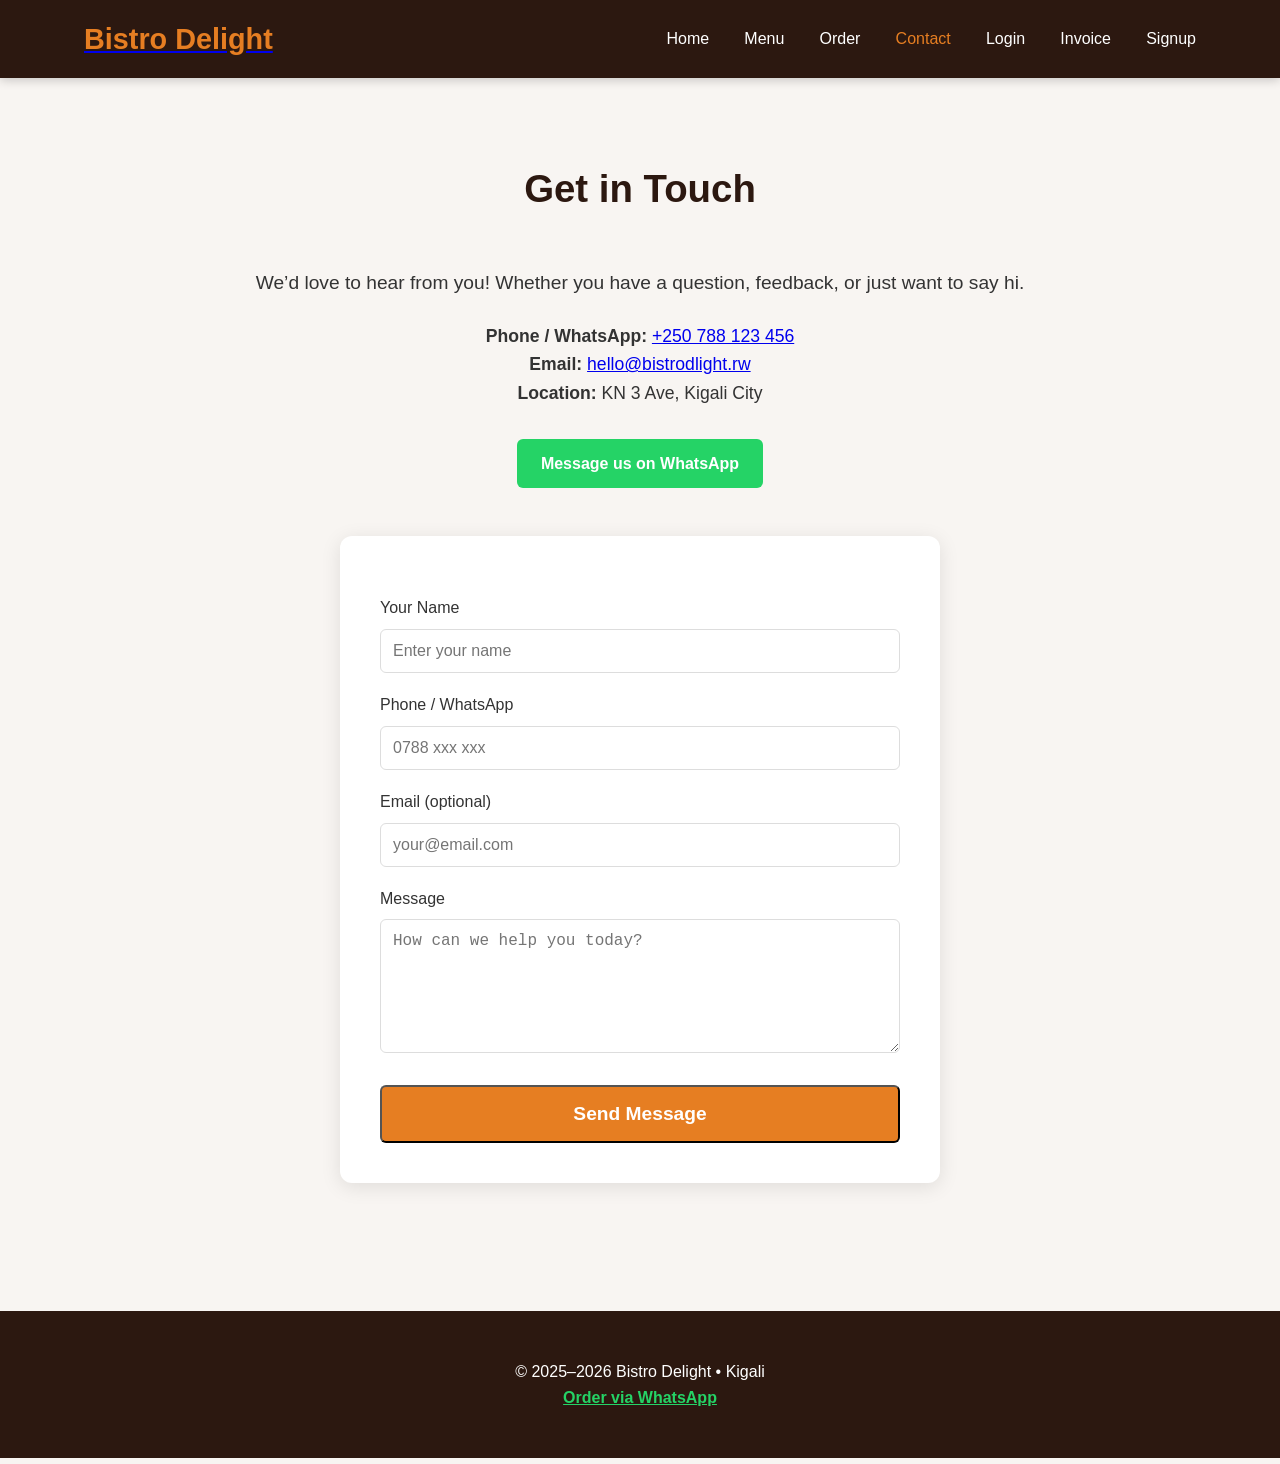
<file: contact.html>
<!DOCTYPE html>
<html lang="en">
<head>
  <meta charset="UTF-8" />
  <meta name="viewport" content="width=device-width, initial-scale=1.0"/>
  <title>Bistro Delight • Contact Us</title>
  <link rel="stylesheet" href="style.css"/>
</head>
<body>

  <header>
  <nav class="container">
   <a href="index.html"><div class="logo">Bistro Delight</div></a>    <ul class="nav-links">
      <li><a href="index.html">Home</a></li>
      <li><a href="menu.html">Menu</a></li>
      <li><a href="order.html">Order</a></li>
      <li><a href="contact.html" style=" color: #e67e22">Contact</a></li>
      <li><a href="login.html">Login</a></li>
      <li><a href="invoice.html">Invoice</a></li>
      <li><a href="signup.html">Signup</a></li>
    </ul>
  </nav>
</header>

<section>
  <div class="container">
    <h2>Get in Touch</h2>

    <div style="max-width: 800px; margin: 0 auto 3rem auto; text-align: center;">
      <p style="font-size: 1.2rem; margin-bottom: 1.5rem;">
        We’d love to hear from you! Whether you have a question, feedback, or just want to say hi.
      </p>

      <p style="margin: 1.5rem 0; font-size: 1.1rem;">
        <strong>Phone / WhatsApp:</strong> <a href="tel:+250788123456">+250 788 123 456</a><br>
        <strong>Email:</strong> <a href="mailto:hello@bistrodlight.rw">hello@bistrodlight.rw</a><br>
        <strong>Location:</strong> KN 3 Ave, Kigali City
      </p>

      <p style="margin-top: 2rem;">
        <a href="https://wa.me/250788123456?text=Hello%20Bistro%20Delight%20team!" target="_blank" class="btn" style="background:#25D366;">
          Message us on WhatsApp
        </a>
      </p>
    </div>

    <form style="max-width: 600px;">
      <label>Your Name</label>
      <input type="text" placeholder="Enter your name" required>

      <label>Phone / WhatsApp</label>
      <input type="number" placeholder="0788 xxx xxx" required>

      <label>Email (optional)</label>
      <input type="email" placeholder="your@email.com">

      <label>Message</label>
      <textarea rows="6" placeholder="How can we help you today?" required></textarea>

      <button type="submit" class="btn" style="width:100%; padding:16px; font-size:1.2rem; margin-top:1.5rem;">
        Send Message
      </button>
    </form>
  </div>
</section>

<footer>
  <p>© 2025–2026 Bistro Delight • Kigali</p>
  <p>
    <a href="https://wa.me/250788123456?text=Hello%20I%20want%20to%20order" target="_blank" style="color:#25D366; font-weight:bold;">
      Order via WhatsApp
    </a>
  </p>
</footer>

</body>
</html>
</file>
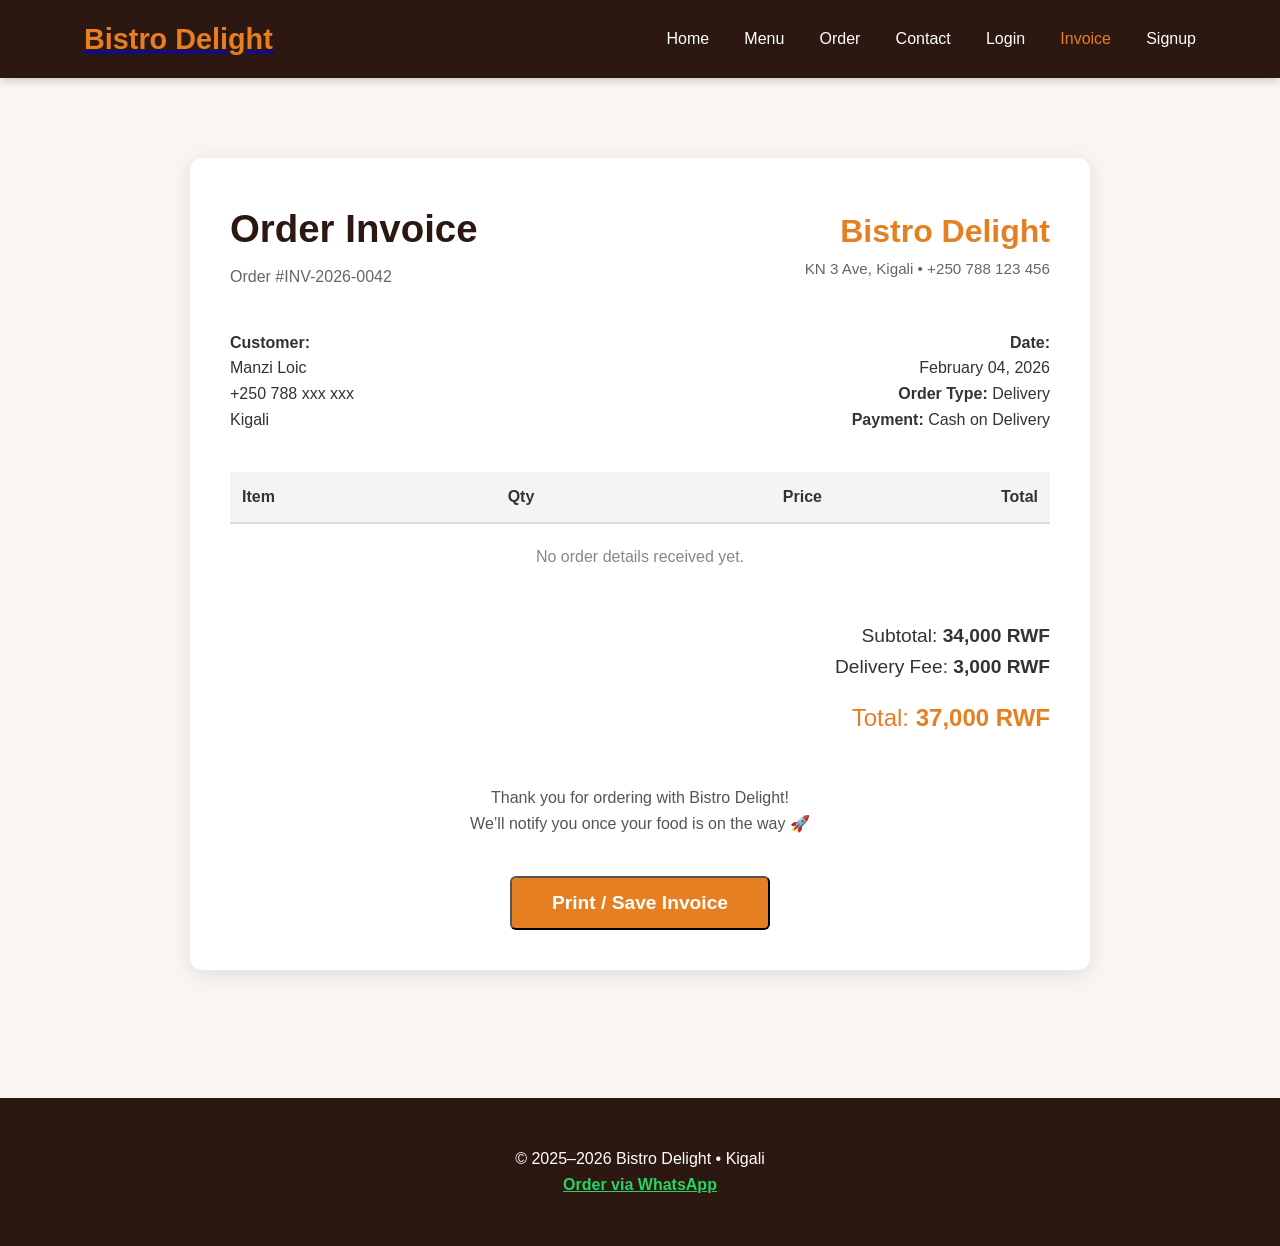
<file: invoice.html>
<!DOCTYPE html>
<html lang="en">
<head>
  <meta charset="UTF-8" />
  <meta name="viewport" content="width=device-width, initial-scale=1.0"/>
  <title>Bistro Delight • Order #INV-2026-0042</title>
  <link rel="stylesheet" href="style.css"/>
  <style>
    @media print {
      header, footer, .nav-links { display: none; }
      body { background: white; color: black; }
      .container { max-width: 900px; }
      .invoice-box { box-shadow: none; border: 1px solid #aaa; }
    }
  </style>
</head>
<body>
<header>
  <nav class="container">
    <a href="index.html"><div class="logo">Bistro Delight</div></a>
    <ul class="nav-links">
      <li><a href="index.html">Home</a></li>
      <li><a href="menu.html">Menu</a></li>
      <li><a href="order.html">Order</a></li>
      <li><a href="contact.html">Contact</a></li>
      <li><a href="login.html">Login</a></li>
      <li><a href="invoice.html" style=" color: #e67e22">Invoice</a></li>
      <li><a href="signup.html">Signup</a></li>
    </ul>
  </nav>
</header>

<section>
  <div class="container">
    <div class="invoice-box" style="background:white; padding:2.5rem; border-radius:12px; box-shadow:0 4px 20px rgba(0,0,0,0.1); max-width:900px; margin:0 auto;">

      <div style="display:flex; justify-content:space-between; align-items:center; margin-bottom:2.5rem;">
        <div>
          <h2 style="color:#2c1810; margin-bottom:0.3rem;">Order Invoice</h2>
          <p style="color:#666;">Order #INV-2026-0042</p>
        </div>
        <div style="text-align:right;">
          <div class="logo" style="font-size:2rem;">Bistro Delight</div>
          <p style="color:#666; font-size:0.95rem;">KN 3 Ave, Kigali • +250 788 123 456</p>
        </div>
      </div>

      <div style="display:flex; justify-content:space-between; margin-bottom:2.5rem;">
        <div>
          <strong>Customer:</strong><br>
          Manzi Loic<br>
          +250 788 xxx xxx<br>
          Kigali
        </div>
        <div style="text-align:right;">
          <strong>Date:</strong><br>
          February 04, 2026<br>
          <strong>Order Type:</strong> Delivery<br>
          <strong>Payment:</strong> Cash on Delivery
        </div>
      </div>

      <table style="width:100%; border-collapse:collapse; margin:2rem 0;">
        <thead>
          <tr style="background:#f4f4f4;">
            <th style="padding:12px; text-align:left; border-bottom:2px solid #ddd;">Item</th>
            <th style="padding:12px; text-align:center; border-bottom:2px solid #ddd;">Qty</th>
            <th style="padding:12px; text-align:right; border-bottom:2px solid #ddd;">Price</th>
            <th style="padding:12px; text-align:right; border-bottom:2px solid #ddd;">Total</th>
          </tr>
        </thead>
        <tbody>
          <tr>
            <td style="padding:12px; border-bottom:1px solid #eee;">Classic Cheeseburger</td>
            <td style="padding:12px; text-align:center; border-bottom:1px solid #eee;">2</td>
            <td style="padding:12px; text-align:right; border-bottom:1px solid #eee;">8,500 RWF</td>
            <td style="padding:12px; text-align:right; border-bottom:1px solid #eee;">17,000 RWF</td>
          </tr>
          <tr>
            <td style="padding:12px; border-bottom:1px solid #eee;">Crispy Chicken Wrap</td>
            <td style="padding:12px; text-align:center; border-bottom:1px solid #eee;">1</td>
            <td style="padding:12px; text-align:right; border-bottom:1px solid #eee;">9,000 RWF</td>
            <td style="padding:12px; text-align:right; border-bottom:1px solid #eee;">9,000 RWF</td>
          </tr>
          <tr>
            <td style="padding:12px; border-bottom:1px solid #eee;">Fresh Mango Juice</td>
            <td style="padding:12px; text-align:center; border-bottom:1px solid #eee;">2</td>
            <td style="padding:12px; text-align:right; border-bottom:1px solid #eee;">4,000 RWF</td>
            <td style="padding:12px; text-align:right; border-bottom:1px solid #eee;">8,000 RWF</td>
          </tr>
        </tbody>
      </table>

      <div style="text-align:right; font-size:1.2rem; margin:2rem 0;">
        <div>Subtotal: <strong>34,000 RWF</strong></div>
        <div>Delivery Fee: <strong>3,000 RWF</strong></div>
        <div style="font-size:1.5rem; margin-top:1rem; color:#e67e22;">
          Total: <strong>37,000 RWF</strong>
        </div>
      </div>

      <div style="margin-top:3rem; text-align:center; color:#555;">
        <p>Thank you for ordering with Bistro Delight!</p>
        <p>We’ll notify you once your food is on the way 🚀</p>
      </div>

      <div style="margin-top:2.5rem; text-align:center;">
        <button onclick="window.print()" class="btn" style="padding:14px 40px; font-size:1.2rem;">
          Print / Save Invoice
        </button>
      </div>

    </div>
  </div>
</section>

<footer>
  <p>© 2025–2026 Bistro Delight • Kigali</p>
  <p>
    <a href="https://wa.me/250788123456?text=Hello%20I%20want%20to%20order" target="_blank" style="color:#25D366; font-weight:bold;">
      Order via WhatsApp
    </a>
  </p>
</footer> 
<script>
// Read parameters from URL
const params = new URLSearchParams(window.location.search);

// Get values with fallback
const name    = params.get('name')    || '—';
const phone   = params.get('phone')   || '—';
const address = params.get('address') || '—';
const type    = params.get('type')    || 'Delivery';
const rawOrder = params.get('order')  || '';

// 1. Update customer block
const customerDiv = document.querySelector('.invoice-box > div:nth-child(3) > div:first-child');
if (customerDiv) {
  customerDiv.innerHTML = `
    <strong>Customer:</strong><br>
    ${name}<br>
    ${phone}<br>
    ${address || 'Not provided'}
  `;
}

// 2. Update date / type / payment block
const infoDiv = document.querySelector('.invoice-box > div:nth-child(3) > div:last-child');
if (infoDiv) {
  const today = new Date().toLocaleDateString('en-GB', {
    day: 'numeric', month: 'long', year: 'numeric'
  });
  infoDiv.innerHTML = `
    <strong>Date:</strong><br>
    ${today}<br>
    <strong>Order Type:</strong> ${type}<br>
    <strong>Payment:</strong> Cash on Delivery
  `;
}

// 3. Parse and show order items (basic version)
const tbody = document.querySelector('table tbody');
if (tbody) {
  if (!rawOrder.trim()) {
    tbody.innerHTML = '<tr><td colspan="4" style="padding:20px; text-align:center; color:#888;">No order details received yet.</td></tr>';
  } else {
    let html = '';
    const lines = rawOrder.split('\n').filter(line => line.trim());

    lines.forEach(line => {
      // Very simple parse: "2× Classic Burger" → qty=2, item=Classic Burger
      const match = line.match(/^(\d*)\s*×?\s*(.+)$/i);
      const qty = match && match[1] ? match[1].trim() || '1' : '1';
      const item = match && match[2] ? match[2].trim() : line.trim();

      html += `
        <tr>
          <td style="padding:12px; border-bottom:1px solid #eee;">${item}</td>
          <td style="text-align:center; padding:12px; border-bottom:1px solid #eee;">${qty}</td>
          <td style="text-align:right; padding:12px; border-bottom:1px solid #eee;">— RWF</td>
          <td style="text-align:right; padding:12px; border-bottom:1px solid #eee;">Calculated later</td>
        </tr>
      `;
    });

    tbody.innerHTML = html || '<tr><td colspan="4" style="padding:20px; text-align:center;">(order format not recognized)</td></tr>';
  }
}

// Debug helper: show what arrived (remove later if you want)
console.log('Received order params:', { name, phone, address, type, rawOrder });
</script>

</body>
</html>
</file>
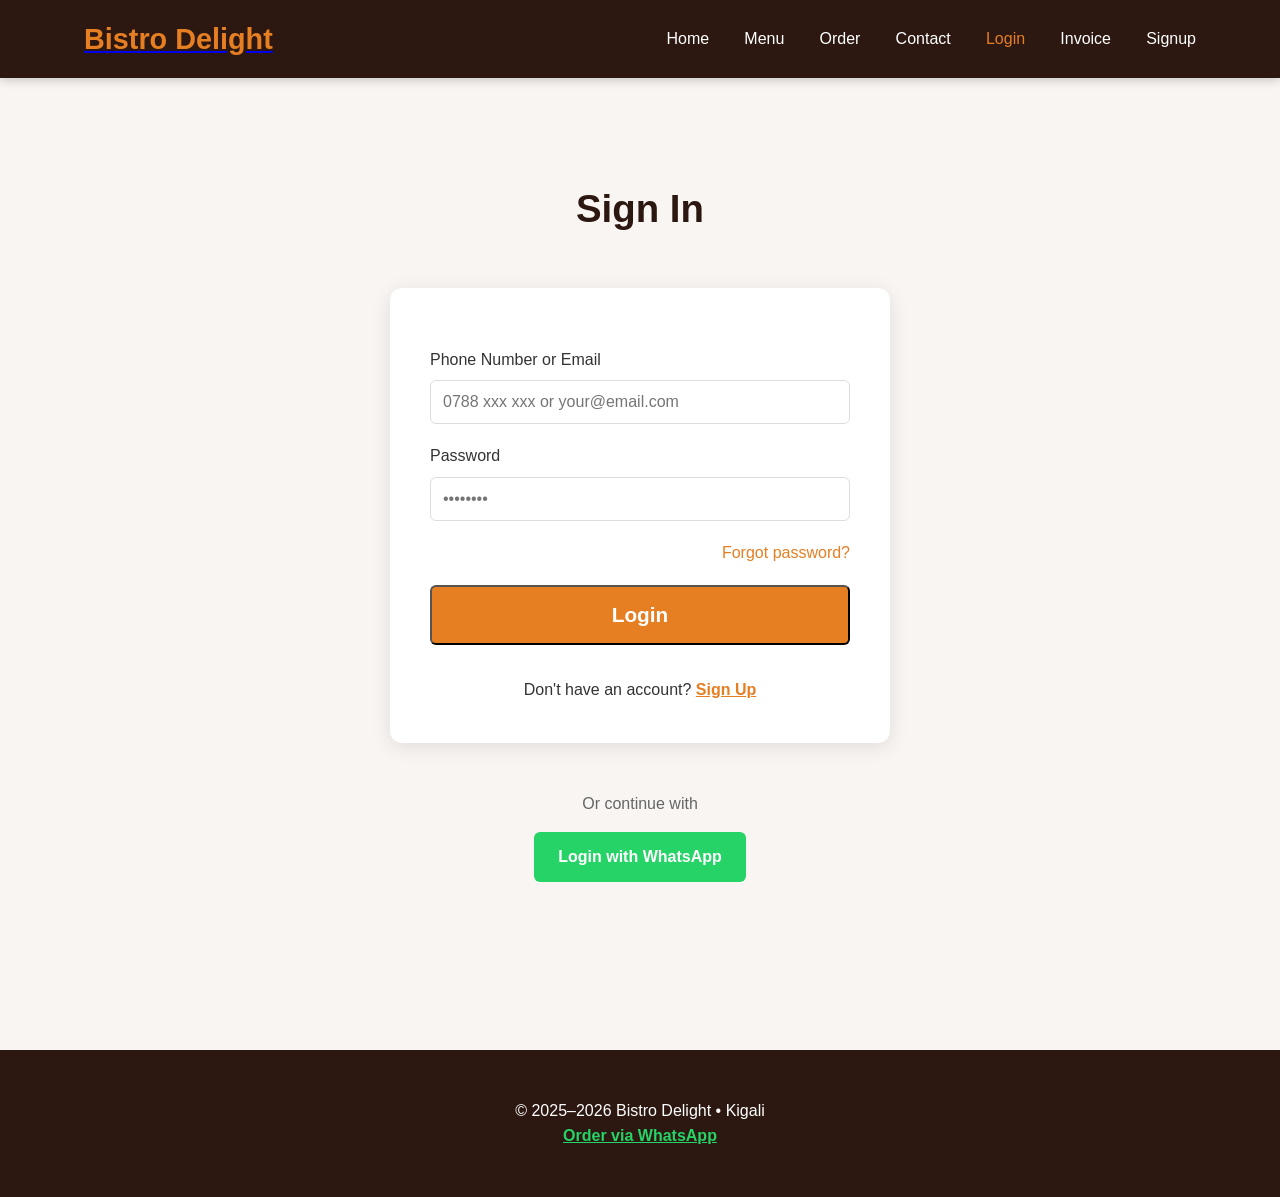
<file: login.html>
<!DOCTYPE html>
<html lang="en">
<head>
  <meta charset="UTF-8" />
  <meta name="viewport" content="width=device-width, initial-scale=1.0"/>
  <title>Bistro Delight • Login</title>
  <link rel="stylesheet" href="style.css"/>
</head>
<body>

 <header>
  <nav class="container">
   <a href="index.html"><div class="logo">Bistro Delight</div></a>    <ul class="nav-links">
      <li><a href="index.html">Home</a></li>
      <li><a href="menu.html">Menu</a></li>
      <li><a href="order.html">Order</a></li>
      <li><a href="contact.html">Contact</a></li>
      <li><a href="login.html" style=" color: #e67e22">Login</a></li>
      <li><a href="invoice.html">Invoice</a></li>
      <li><a href="signup.html">Signup</a></li>
    </ul>
  </nav>
</header>

<section style="padding-top: 100px; padding-bottom: 120px;">
  <div class="container">
    <h2>Sign In</h2>

    <form>
      <label>Phone Number or Email</label>
      <input type="text" placeholder="0788 xxx xxx or your@email.com" required>

      <label>Password</label>
      <input type="password" placeholder="••••••••" required>

      <div style="margin: 1.2rem 0; text-align: right;">
        <a href="#" style="color: #e67e22; text-decoration: none;">Forgot password?</a>
      </div>

      <button type="submit" class="btn" style="width:100%; padding:16px; font-size:1.3rem;">
        Login
      </button>

      <p style="text-align: center; margin-top: 2rem;">
        Don't have an account? 
        <a href="signup.html" style="color: #e67e22; font-weight: 600;">Sign Up</a>
      </p>
    </form>

    <div style="text-align: center; margin-top: 3rem; color: #666;">
      <p>Or continue with</p>
      <a href="https://wa.me/250788123456?text=Login%20to%20Bistro%20Delight" target="_blank" class="btn" style="background:#25D366; margin-top: 1rem;">
        Login with WhatsApp
      </a>
    </div>
  </div>
</section>

<footer>
  <p>© 2025–2026 Bistro Delight • Kigali</p>
  <p>
    <a href="https://wa.me/250788123456?text=Hello%20I%20want%20to%20order" target="_blank" style="color:#25D366; font-weight:bold;">
      Order via WhatsApp
    </a>
  </p>
</footer>

</body>
</html>
</file>
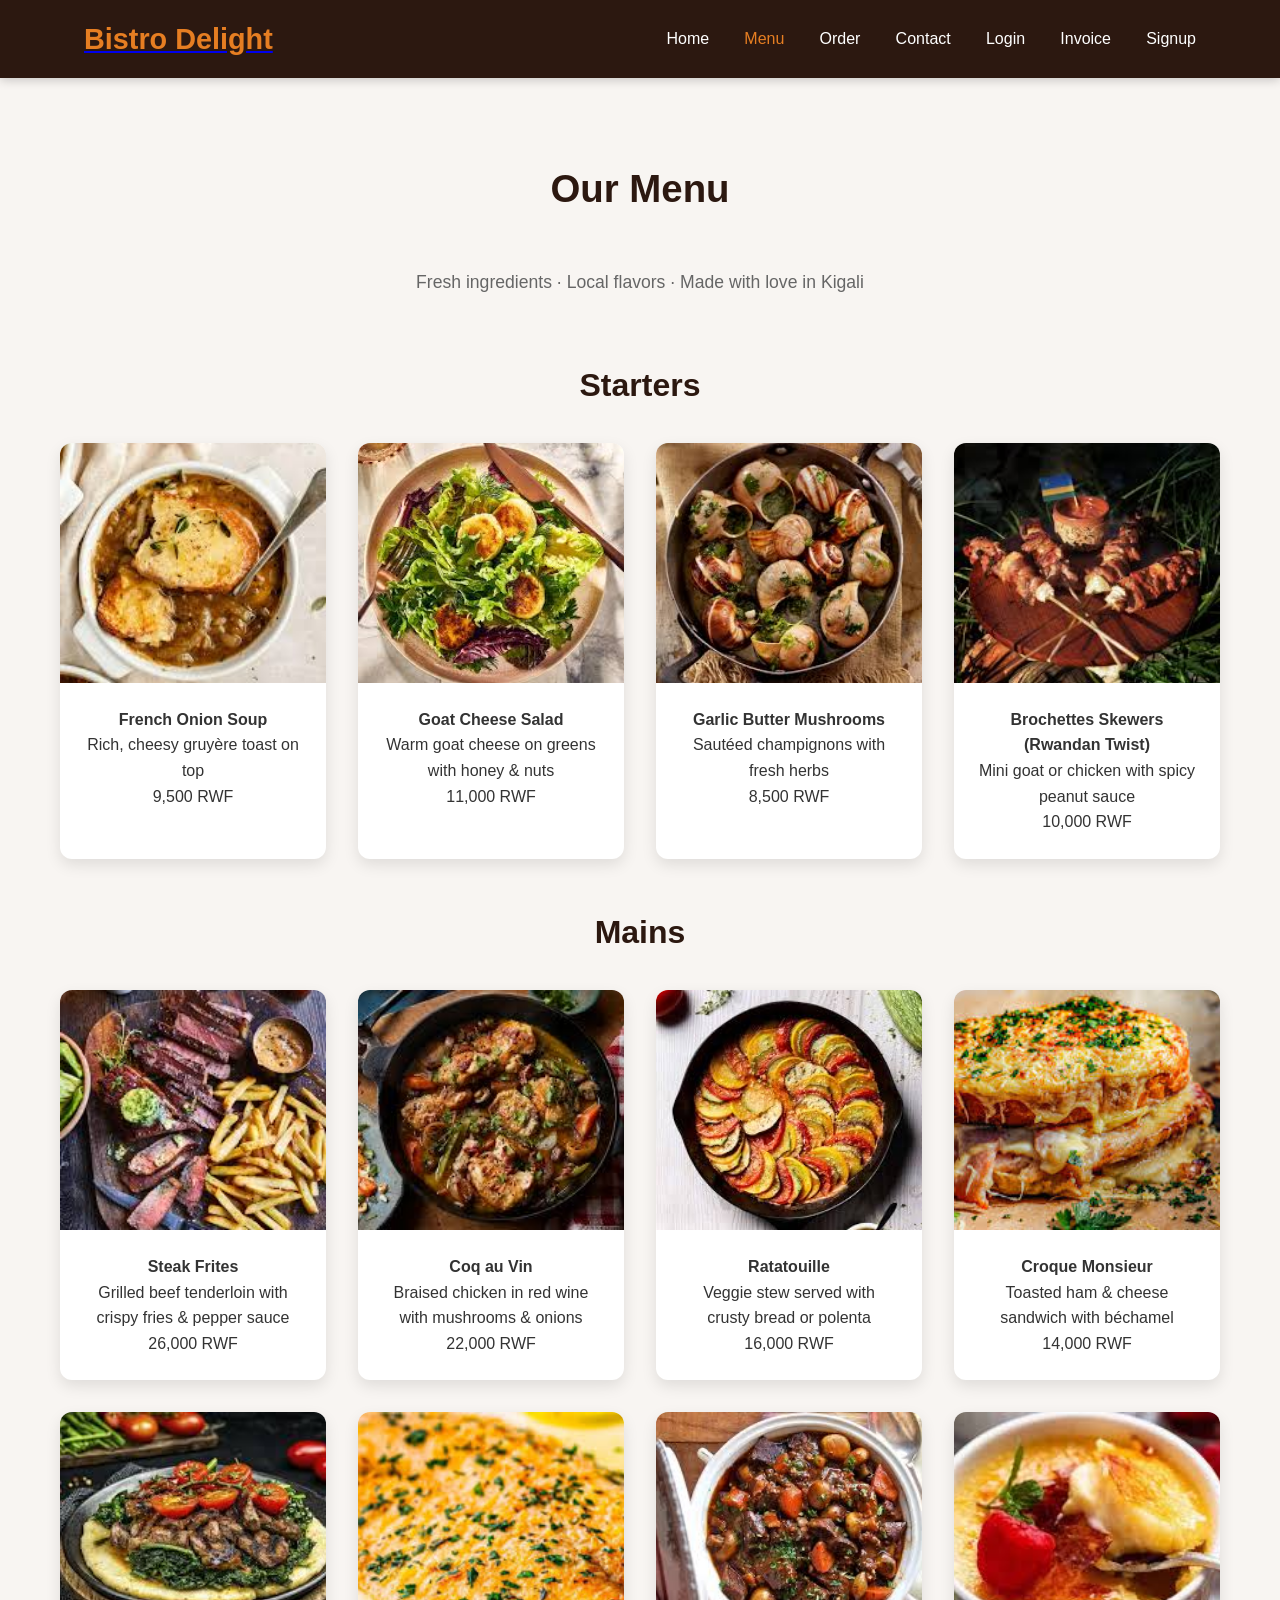
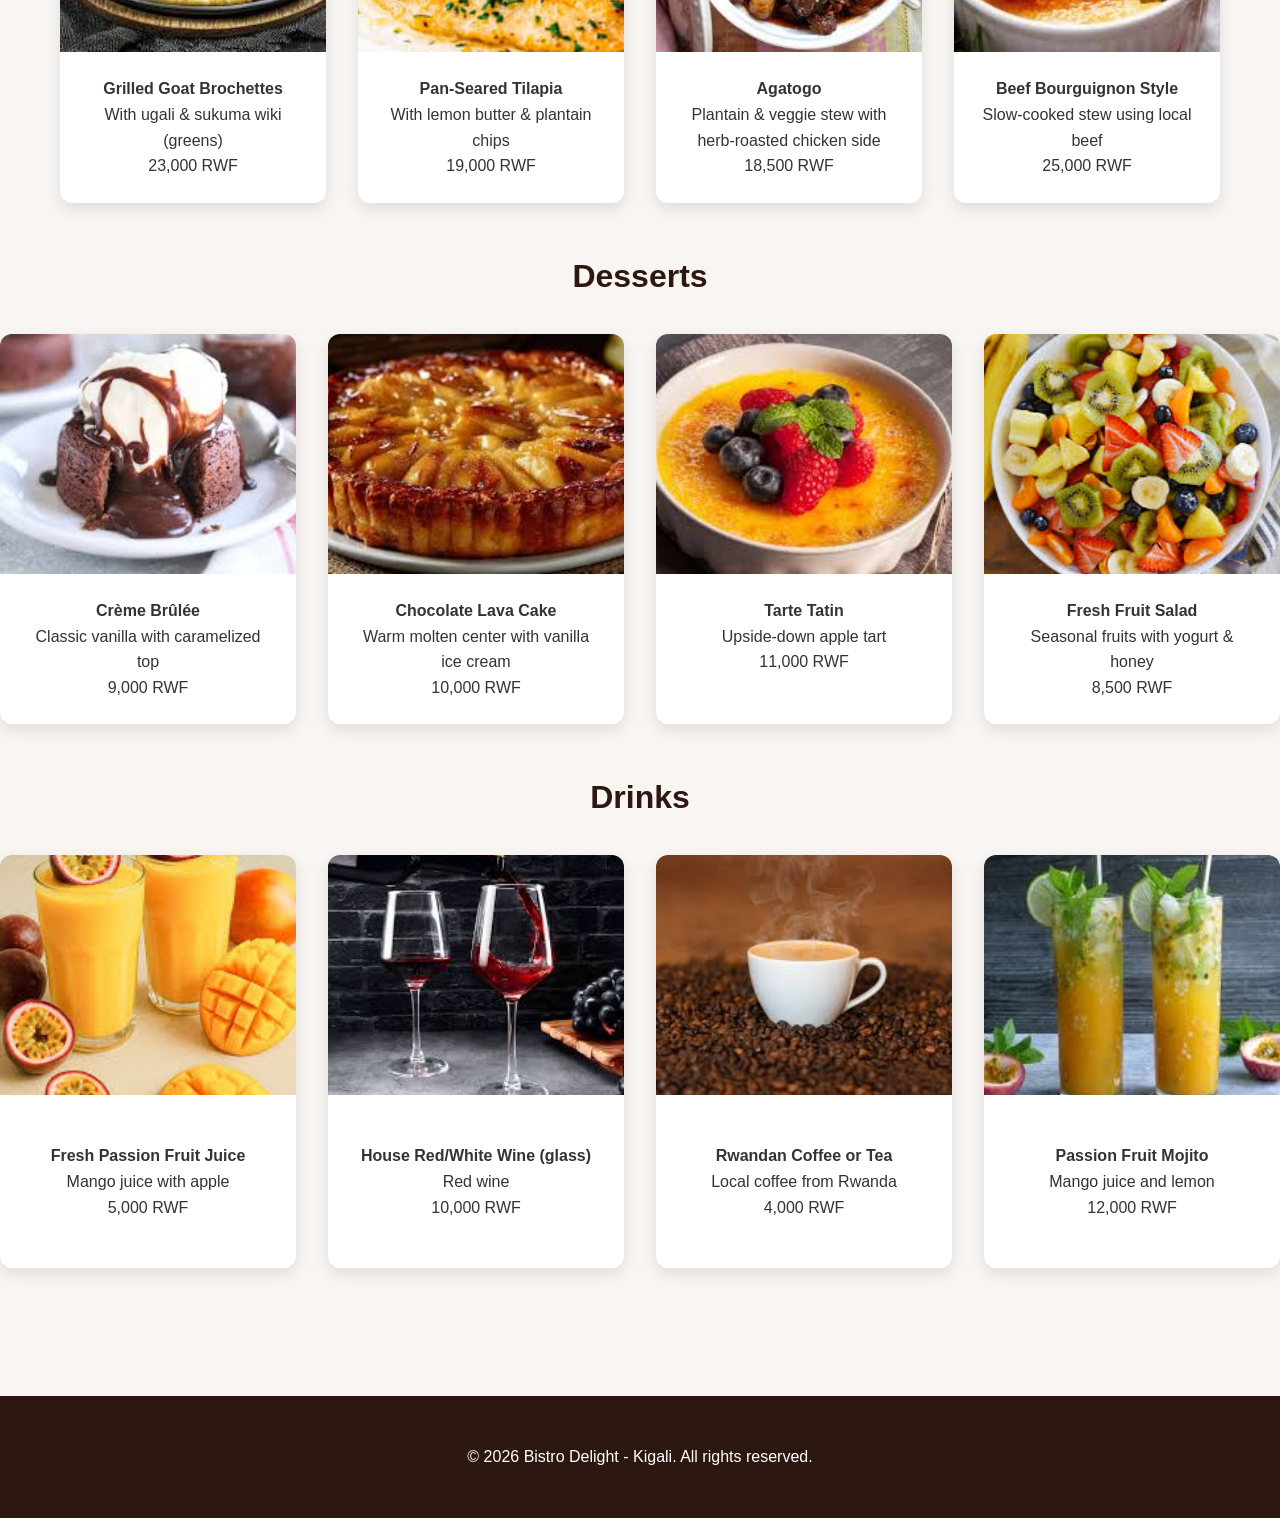
<file: menu.html>
<!DOCTYPE html>
<html lang="en">
<head>
  <meta charset="UTF-8">
  <meta name="viewport" content="width=device-width, initial-scale=1.0">
  <title>Bistro Delight - Our Menu</title>

  <!-- All CSS goes here -->
  <style>
    * {
      margin: 0;
      padding: 0;
      box-sizing: border-box;
    }

    body {
      font-family: 'Segoe UI', Tahoma, Geneva, Verdana, sans-serif;
      line-height: 1.6;
      color: #333;
      background-color: #f8f5f2;
    }

    header {
      background: #2c1810;
      color: white;
      padding: 1rem 5%;
      position: sticky;
      top: 0;
      z-index: 100;
      box-shadow: 0 2px 10px rgba(0,0,0,0.2);
    }

    nav {
      display: flex;
      justify-content: space-between;
      align-items: center;
      max-width: 1400px;
      margin: 0 auto;
    }

    .logo {
      font-size: 1.8rem;
      font-weight: bold;
      color: #e67e22;
    }

    .nav-links {
      display: flex;
      gap: 2.2rem;
      list-style: none;
    }

    .nav-links a {
      color: white;
      text-decoration: none;
      font-weight: 500;
      transition: color 0.3s;
    }

    .nav-links a:hover {
      color: #e67e22;
    }

    .btn {
      display: inline-block;
      padding: 12px 24px;
      background: #e67e22;
      color: white;
      text-decoration: none;
      border-radius: 6px;
      font-weight: 600;
      transition: all 0.3s;
    }

    .btn:hover {
      background: #d35400;
      transform: translateY(-2px);
    }

    .container {
      max-width: 1200px;
      margin: 0 auto;
      padding: 0 20px;
    }

    .hero {
      background: linear-gradient(rgba(0,0,0,0.6), rgba(0,0,0,0.7)), url('images/hero.jpg');
      background-size: cover;
      background-position: center;
      color: white;
      text-align: center;
      padding: 140px 20px;
    }

    .hero h1 {
      font-size: 3.5rem;
      margin-bottom: 1rem;
    }

    section {
      padding: 80px 0;
    }

    h2 {
      text-align: center;
      margin-bottom: 3rem;
      color: #2c1810;
      font-size: 2.4rem;
    }

    /* === THIS IS WHERE THE MAGIC HAPPENS – 4 CARDS PER ROW === */
    .menu-grid {
      display: grid;
      grid-template-columns: repeat(4, 1fr); /* 4 side by side on desktop */
      gap: 2rem;
    }

    @media (max-width: 1024px) {
      .menu-grid {
        grid-template-columns: repeat(2, 1fr); /* 2 per row on tablet */
      }
    }

    @media (max-width: 768px) {
      .menu-grid {
        grid-template-columns: 1fr; /* 1 per row on mobile */
      }
    }

    /* Make images same size for perfect rows */
    .card img {
      width: 100%;
      height: 240px;
      object-fit: cover;
      display: block;
    }

    .card {
      display: flex;
      flex-direction: column;
      height: 100%;
      background: white;
      border-radius: 12px;
      overflow: hidden;
      box-shadow: 0 6px 15px rgba(0,0,0,0.1);
      transition: transform 0.3s;
    }

    .card:hover {
      transform: translateY(-10px);
    }

    .card-content {
      flex-grow: 1;
      padding: 1.5rem;
      text-align: center;
    }

    .card.drink .card-content {
      padding: 3rem 1.5rem;
    }

    footer {
      background: #2c1810;
      color: white;
      text-align: center;
      padding: 3rem 1rem;
      margin-top: 3rem;
    }
  </style>
</head>

<body><header>
  <nav class="container">
   <a href="index.html"><div class="logo">Bistro Delight</div></a>    <ul class="nav-links">
      <li><a href="index.html">Home</a></li>
      <li><a href="menu.html" style=" color: #e67e22">Menu</a></li>
      <li><a href="order.html">Order</a></li>
      <li><a href="contact.html">Contact</a></li>
      <li><a href="login.html">Login</a></li>
      <li><a href="invoice.html">Invoice</a></li>
      <li><a href="signup.html">Signup</a></li>
    </ul>
  </nav>
</header>


  <section id="menu">
    <div class="container">
      <h2>Our Menu</h2>
      <p style="text-align:center; margin-bottom:4rem; font-size:1.1rem; color:#666;">
        Fresh ingredients · Local flavors · Made with love in Kigali
      </p>

      <h3 style="text-align:center; margin:3rem 0 2rem; color:#2c1810; font-size:2rem;">Starters</h3>
      <div class="menu-grid">
        <div class="card">
          <img src="A1.jpg" alt="French Onion Soup">
          <div class="card-content">
            <h4>French Onion Soup</h4>
            <p>Rich, cheesy gruyère toast on top</p>
            <span class="price">9,500 RWF</span>
          </div>
        </div>
        <div class="card">
          <img src="A2.jpg" alt="Goat Cheese Salad">
          <div class="card-content">
            <h4>Goat Cheese Salad</h4>
            <p>Warm goat cheese on greens with honey & nuts</p>
            <span class="price">11,000 RWF</span>
          </div>
        </div>
        <div class="card">
          <img src="A3.jpg" alt="Garlic Butter Mushrooms">
          <div class="card-content">
            <h4>Garlic Butter Mushrooms</h4>
            <p>Sautéed champignons with fresh herbs</p>
            <span class="price">8,500 RWF</span>
          </div>
        </div>
        <div class="card">
          <img src="A4.jpg" alt="Brochettes Skewers">
          <div class="card-content">
            <h4>Brochettes Skewers (Rwandan Twist)</h4>
            <p>Mini goat or chicken with spicy peanut sauce</p>
            <span class="price">10,000 RWF</span>
          </div>
        </div>
      </div>

      <h3 style="text-align:center; margin:3rem 0 2rem; color:#2c1810; font-size:2rem;">Mains</h3>
      <div class="menu-grid">
        <div class="card">
        <img src="A5.jpg" alt="Steak Frites">
        <div class="card-content">
          <h4>Steak Frites</h4>
          <p>Grilled beef tenderloin with crispy fries & pepper sauce</p>
          <span class="price">26,000 RWF</span>
        </div>
      </div>
      <div class="card">
        <img src="A6.jpg" alt="Coq au Vin">
        <div class="card-content">
          <h4>Coq au Vin</h4>
          <p>Braised chicken in red wine with mushrooms & onions</p>
          <span class="price">22,000 RWF</span>
        </div>
      </div>
      <div class="card">
        <img src="A7.jpg" alt="Ratatouille">
                <div class="card-content">
          <h4>Ratatouille</h4>
          <p>Veggie stew served with crusty bread or polenta</p>
          <span class="price">16,000 RWF</span>
        </div>
      </div>
      <div class="card">
        <img src="A8.jpg" alt="Croque Monsieur">
        <div class="card-content">
          <h4>Croque Monsieur</h4>
          <p>Toasted ham & cheese sandwich with béchamel</p>
          <span class="price">14,000 RWF</span>
        </div>
      </div>
      <div class="card">
        <img src="A9.jpg" alt="Grilled Goat Brochettes">
        <div class="card-content">
          <h4>Grilled Goat Brochettes</h4>
          <p>With ugali & sukuma wiki (greens)</p>
          <span class="price">23,000 RWF</span>
        </div>
      </div>
      <div class="card">
        <img src="A10.jpg" alt="Pan-Seared Tilapia">
        <div class="card-content">
          <h4>Pan-Seared Tilapia</h4>
          <p>With lemon butter & plantain chips</p>
          <span class="price">19,000 RWF</span>
        </div>
      </div>
      <div class="card">
        <img src="B1.jpg" alt="Agatogo">
        <div class="card-content">
          <h4>Agatogo</h4>
          <p>Plantain & veggie stew with herb-roasted chicken side</p>
          <span class="price">18,500 RWF</span>
        </div>
      </div>
      <div class="card">
        <img src="B2.jpg" alt="Beef Bourguignon Style">
        <div class="card-content">
          <h4>Beef Bourguignon Style</h4>
          <p>Slow-cooked stew using local beef</p>
          <span class="price">25,000 RWF</span>
        </div>
      </div>
    </div>

        
      </div>

      <!-- Desserts – 4 items -->
      <h3 style="text-align:center; margin:3rem 0 2rem; color:#2c1810; font-size:2rem;">Desserts</h3>
      <div class="menu-grid">
         <div class="card">
        <img src="B3.jpg" alt="Crème Brûlée">
        <div class="card-content">
          <h4>Crème Brûlée</h4>
          <p>Classic vanilla with caramelized top</p>
          <span class="price">9,000 RWF</span>
        </div>
      </div>
      <div class="card">
        <img src="B4.jpg" alt="Chocolate Lava Cake">
        <div class="card-content">
          <h4>Chocolate Lava Cake</h4>
          <p>Warm molten center with vanilla ice cream</p>
          <span class="price">10,000 RWF</span>
        </div>
      </div>
      <div class="card">
        <img src="B5.jpg" alt="Tarte Tatin">
        <div class="card-content">
          <h4>Tarte Tatin</h4>
          <p>Upside-down apple tart</p>
          <span class="price">11,000 RWF</span>
        </div>
      </div>
      <!-- Added 4th dessert (you can change image/src if you have another photo) -->
      <div class="card">
        <img src="B10.jpg" alt="Fresh Fruit Salad">
        <div class="card-content">
          <h4>Fresh Fruit Salad</h4>
          <p>Seasonal fruits with yogurt & honey</p>
          <span class="price">8,500 RWF</span>
        </div>
      </div>
    </div>
        <!-- your 4 desserts cards here -->
        <!-- ... paste your desserts cards ... -->
      </div>

      <!-- Drinks – 4 items -->
      <h3 style="text-align:center; margin:3rem 0 2rem; color:#2c1810; font-size:2rem;">Drinks</h3>
      <div class="menu-grid">
        <div class="card drink">
        <img src="B6.jpg" alt="Fresh Passion Fruit Juice">
        <div class="card-content">
          <h4>Fresh Passion Fruit Juice</h4>
          <p>Mango juice with apple</p>
          <span class="price">5,000 RWF</span>
        </div>
      </div>
      <div class="card drink">
        <img src="B7.jpg" alt="House Red/White Wine">
        <div class="card-content">
          <h4>House Red/White Wine (glass)</h4>
          <p>Red wine</p>
          <span class="price">10,000 RWF</span>
        </div>
      </div>
      <div class="card drink">
        <img src="B8.jpg" alt="Rwandan Coffee or Tea">
        <div class="card-content">
          <h4>Rwandan Coffee or Tea</h4>
          <p>Local coffee from Rwanda</p>
          <span class="price">4,000 RWF</span>
        </div>
      </div>
      <div class="card drink">
        <img src="B9.jpg" alt="Passion Fruit Mojito">
        <div class="card-content">
          <h4>Passion Fruit Mojito</h4>
          <p>Mango juice and lemon</p>
          <span class="price">12,000 RWF</span>
        </div>
      </div>
    </div>
        <!-- your 4 drinks cards here -->
        <!-- ... paste your drinks cards ... -->
      </div>
    </div>
  </section>

  <!-- Optional footer -->
  <footer>
    <p>&copy; 2026 Bistro Delight - Kigali. All rights reserved.</p>
  </footer>

</body>
</html>
</file>
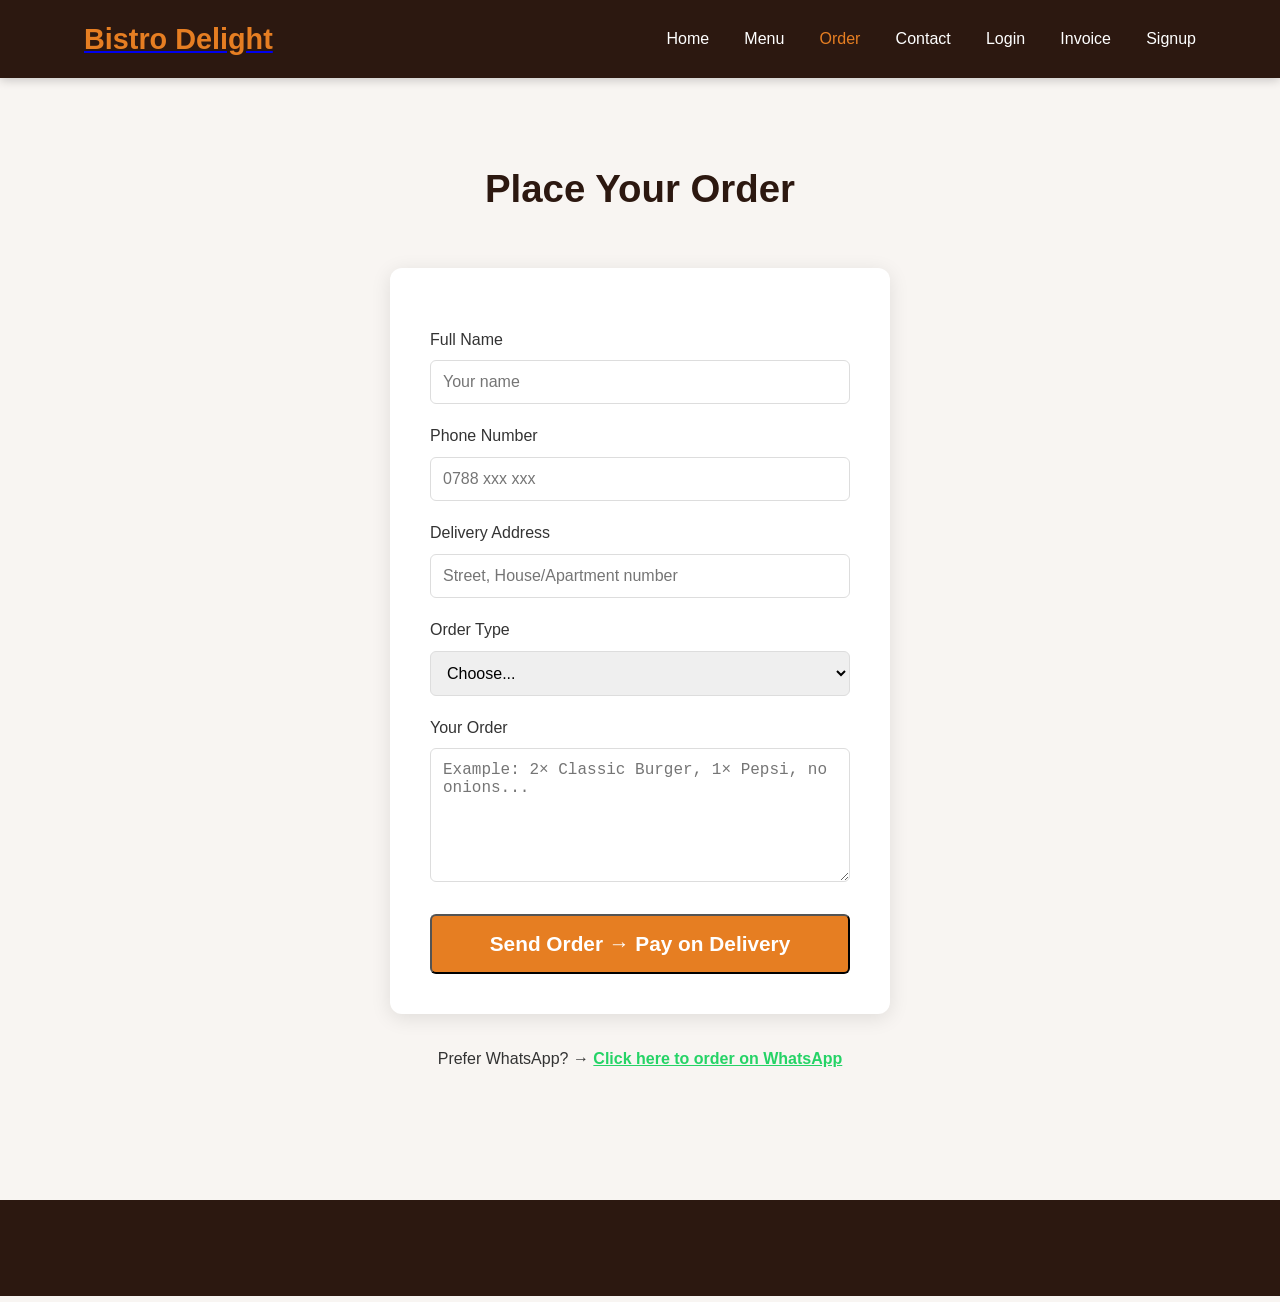
<file: order.html>
<!DOCTYPE html>
<html lang="en">
<head>
  <meta charset="UTF-8" />
  <meta name="viewport" content="width=device-width, initial-scale=1.0"/>
  <title>Bistro Delight • Order</title>
  <link rel="stylesheet" href="style.css"/>
</head>
<body>

 <header>
  <nav class="container">
   <a href="index.html"><div class="logo">Bistro Delight</div></a>    
   <ul class="nav-links">
      <li><a href="index.html">Home</a></li>
      <li><a href="menu.html">Menu</a></li>
      <li><a href="order.html" style="color: #e67e22">Order</a></li>
      <li><a href="contact.html">Contact</a></li>
      <li><a href="login.html">Login</a></li>
      <li><a href="Invoice.html">Invoice</a></li>
      <li><a href="signup.html">Signup</a></li>
    </ul>
  </nav>
</header>

<section>
  <div class="container">
    <h2>Place Your Order</h2>
    
    <form id="orderForm">
      <label>Full Name</label>
      <input type="text" id="fullName" placeholder="Your name" required>

      <label>Phone Number</label>
      <input type="tel" id="phone" placeholder="0788 xxx xxx" required>

      <label>Delivery Address</label>
      <input type="text" id="address" placeholder="Street, House/Apartment number" required>

      <label>Order Type</label>
      <select id="orderType" required>
        <option value="">Choose...</option>
        <option>Delivery</option>
        <option>Pickup</option>
      </select>

      <label>Your Order</label>
      <textarea id="orderDetails" rows="6" placeholder="Example: 2× Classic Burger, 1× Pepsi, no onions..." required></textarea>

      <button type="submit" class="btn" style="width:100%; padding:16px; font-size:1.3rem; margin-top:1.5rem;">
        Send Order → Pay on Delivery
      </button>
    </form>  

    <p style="text-align:center; margin-top:2rem;">
      Prefer WhatsApp? → 
      <a href="https://wa.me/250788123456?text=I%20want%20to%20order..." target="_blank" style="color:#25D366; font-weight:bold;">
        Click here to order on WhatsApp
      </a>
    </p>
  </div>
</section>

<footer></footer>

<script>
  document.getElementById("orderForm").addEventListener("submit", function(e) {
    e.preventDefault(); 

    
    const name    = document.getElementById("fullName").value.trim();
    const phone   = document.getElementById("phone").value.trim();
    const address = document.getElementById("address").value.trim();
    const type    = document.getElementById("orderType").value;
    const details = document.getElementById("orderDetails").value.trim();

    
    if (!name || !phone || !address || !type || !details) {
      alert("Please fill in all fields!");
      return;
    }

    
    const params = new URLSearchParams({
      name:    name,
      phone:   phone,
      address: address,
      type:    type,
      order:   details
    });

    window.location.href = "invoice.html?" + params.toString();
  });
</script>

</body>
</html>
</file>
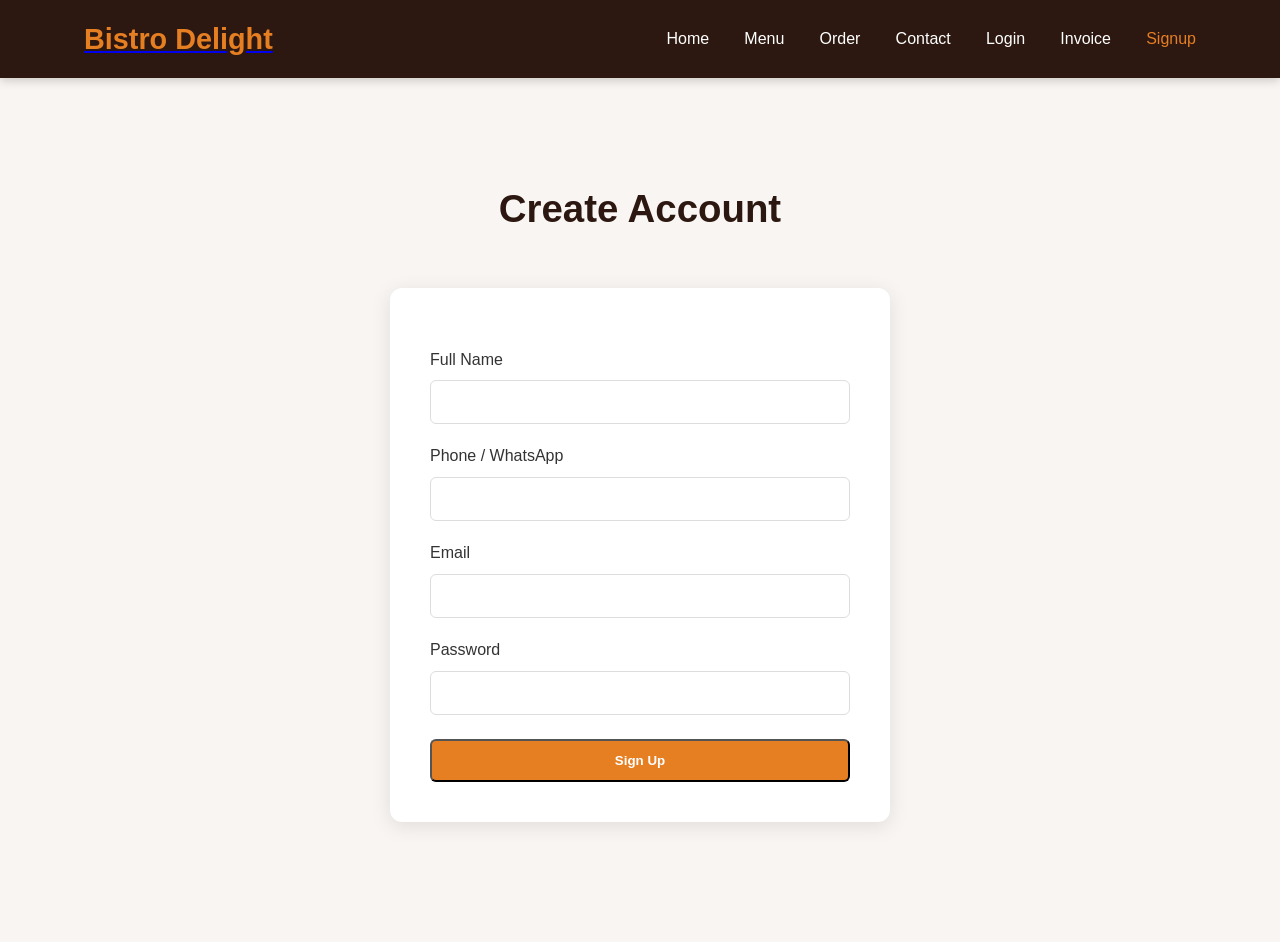
<file: signup.html>
<html lang="en">
<head>
  <meta charset="UTF-8" />
  <meta name="viewport" content="width=device-width, initial-scale=1.0"/>
  <title>Bistro Delight • Sign Up</title>
  <link rel="stylesheet" href="style.css"/>
</head>
<body>


  <header>
  <nav class="container">
   <a href="index.html"><div class="logo">Bistro Delight</div></a>    <ul class="nav-links">
      <li><a href="index.html">Home</a></li>
      <li><a href="menu.html">Menu</a></li>
      <li><a href="order.html">Order</a></li>
      <li><a href="contact.html">Contact</a></li>
      <li><a href="login.html">Login</a></li>
      <li><a href="invoice.html">Invoice</a></li>
      <li><a href="signup.html" style=" color: #e67e22">Signup</a></li>
    </ul>
  </nav>
</header>

<section style="padding-top: 100px; padding-bottom: 120px;">
  <div class="container">
    <h2>Create Account</h2>
    <form>
      <label>Full Name</label>
      <input type="text" required>

      <label>Phone / WhatsApp</label>
      <input type="number" required>

      <label>Email</label>
      <input type="email" required>

      <label>Password</label>
      <input type="password" required>

      <button type="submit" class="btn" style="width:100%; margin-top:1.5rem;">Sign Up</button>
    </form>
  </div>
</section>  
</body>
</html>
</file>
<file: style.css>
* {
  margin: 0;
  padding: 0;
  box-sizing: border-box;
}

body {
  font-family: 'Segoe UI', Tahoma, Geneva, Verdana, sans-serif;
  line-height: 1.6;
  color: #333;
  background-color: #f8f5f2;
}

header {
  background: #2c1810;
  color: white;
  padding: 1rem 5%;
  position: sticky;
  top: 0;
  z-index: 100;
  box-shadow: 0 2px 10px rgba(0,0,0,0.2);
}

nav {
  display: flex;
  justify-content: space-between;
  align-items: center;
  max-width: 1400px;
  margin: 0 auto;
}

.logo {
  font-size: 1.8rem;
  font-weight: bold;
  color: #e67e22;
   text-decoration: none;
  
  
}

.nav-links {
  display: flex;
  gap: 2.2rem;
  list-style: none;
}

.nav-links a {
  color: white;
  text-decoration: none;
  font-weight: 500;
  transition: color 0.3s;
}

.nav-links a:hover {
  color: #e67e22;
}

.btn {
  display: inline-block;
  padding: 12px 24px;
  background: #e67e22;
  color: white;
  text-decoration: none;
  border-radius: 6px;
  font-weight: 600;
  transition: all 0.3s;
}

.btn:hover {
  background: #d35400;
  transform: translateY(-2px);
}

.container {
  max-width: 1200px;
  margin: 0 auto;
  padding: 0 20px;
}

.hero {
  background: linear-gradient(rgba(0,0,0,0.6), rgba(0,0,0,0.7)), url('images/hero.jpg');
  background-size: cover;
  background-position: center;
  color: white;
  text-align: center;
  padding: 140px 20px;
}

.hero h1 {
  font-size: 3.5rem;
  margin-bottom: 1rem;
}

section {
  padding: 80px 0;
}

h2 {
  text-align: center;
  margin-bottom: 3rem;
  color: #2c1810;
  font-size: 2.4rem;
}

.menu-grid, .order-types {
  display: grid;
  grid-template-columns: repeat(auto-fit, minmax(280px, 1fr));
  gap: 2rem;
}

.card {
  background: white;
  border-radius: 12px;
  overflow: hidden;
  box-shadow: 0 6px 15px rgba(0,0,0,0.1);
  transition: transform 0.3s;
}

.card:hover {
  transform: translateY(-10px);
}

.card img {
  width: 100%;
  height: 220px;
  object-fit: cover;
}

.card-content {
  padding: 1.5rem;
  text-align: center;
}

.price {
  font-size: 1.5rem;
  color: #e67e22;
  font-weight: bold;
  margin: 0.8rem 0;
}

footer {
  background: #2c1810;
  color: white;
  text-align: center;
  padding: 3rem 1rem;
  margin-top: 3rem;
}

form {
  max-width: 500px;
  margin: 0 auto;
  background: white;
  padding: 2.5rem;
  border-radius: 12px;
  box-shadow: 0 4px 20px rgba(0,0,0,0.1);
}

form label {
  display: block;
  margin: 1.2rem 0 0.5rem;
  font-weight: 500;
}

form input, form textarea, form select {
  width: 100%;
  padding: 12px;
  border: 1px solid #ddd;
  border-radius: 6px;
  font-size: 1rem;
}

@media (max-width: 768px) {
  .nav-links {
    gap: 1.2rem;
  }
  .hero h1 {
    font-size: 2.6rem;
  }
}
</file>
